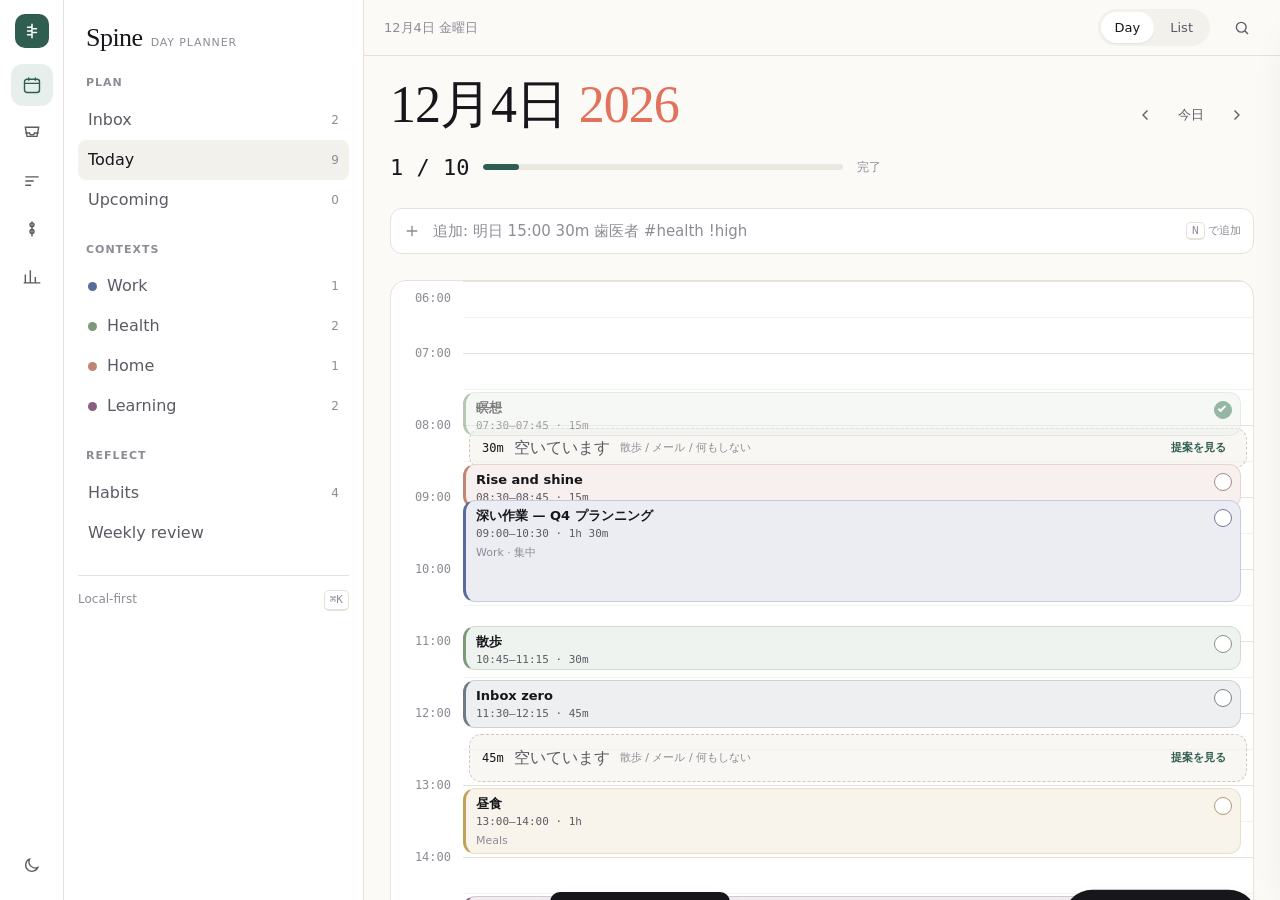
<file: demo/index.html>
<!doctype html>
<html lang="ja" data-theme="light">
<head>
<meta charset="utf-8" />
<meta name="viewport" content="width=device-width, initial-scale=1" />
<title>Spine — a calm, time-aware todo app</title>
<link rel="stylesheet" href="../design/tokens.css" />
<style>
  *, *::before, *::after { box-sizing: border-box; }
  html, body { height: 100%; }
  body {
    margin: 0;
    background: var(--color-bg);
    color: var(--color-ink);
    font-family: var(--font-sans);
    font-size: var(--text-body);
    line-height: var(--leading-body);
    -webkit-font-smoothing: antialiased;
  }
  button, input { font: inherit; color: inherit; }
  button { cursor: pointer; background: none; border: 0; }
  :focus-visible { outline: none; box-shadow: 0 0 0 3px var(--color-focus); border-radius: 8px; }

  .app {
    display: grid;
    grid-template-columns: var(--rail) var(--sidebar) minmax(0, 1fr);
    height: 100vh;
    overflow: hidden;
  }

  /* ---------- rail ---------- */
  .rail {
    border-right: 1px solid var(--color-line);
    display: flex;
    flex-direction: column;
    align-items: center;
    gap: 6px;
    padding: 14px 0;
    background: var(--color-surface);
  }
  .rail .mark {
    width: 34px; height: 34px; border-radius: 10px;
    background: var(--color-primary);
    display: grid; place-items: center;
    color: var(--color-primary-ink);
    margin-bottom: 10px;
  }
  .rail button {
    width: 42px; height: 42px; border-radius: 12px;
    display: grid; place-items: center;
    color: var(--color-ink-2);
    transition: background var(--dur-fast) var(--ease), color var(--dur-fast) var(--ease);
  }
  .rail button:hover { background: var(--color-surface-2); color: var(--color-ink); }
  .rail button[aria-current="page"] { background: var(--color-primary-soft); color: var(--color-primary); }
  .rail .spacer { flex: 1; }

  /* ---------- sidebar ---------- */
  .sidebar {
    border-right: 1px solid var(--color-line);
    background: var(--color-surface);
    padding: 18px 14px;
    overflow-y: auto;
  }
  .brand {
    display: flex; align-items: baseline; gap: 8px;
    padding: 0 8px 18px;
  }
  .brand b {
    font-family: var(--font-display);
    font-size: 26px; font-weight: 400; letter-spacing: -0.02em;
  }
  .brand span { font-size: 11px; color: var(--color-ink-3); letter-spacing: .08em; text-transform: uppercase; }

  .nav-group { margin-bottom: 22px; }
  .nav-group h2 {
    font-size: 11px; letter-spacing: .09em; text-transform: uppercase;
    color: var(--color-ink-3); font-weight: 600;
    margin: 0 8px 8px;
  }
  .nav-item {
    display: flex; align-items: center; gap: 10px;
    width: 100%; padding: 8px 10px; border-radius: 8px;
    color: var(--color-ink-2); text-align: left;
    transition: background var(--dur-fast) var(--ease), color var(--dur-fast) var(--ease);
  }
  .nav-item:hover { background: var(--color-surface-2); color: var(--color-ink); }
  .nav-item[aria-current="page"] { background: var(--color-surface-2); color: var(--color-ink); font-weight: 500; }
  .nav-item .count { margin-left: auto; font-size: 12px; color: var(--color-ink-3); font-variant-numeric: tabular-nums; }
  .dot { width: 8px; height: 8px; border-radius: 50%; background: var(--cat, var(--color-ink-3)); flex: none; }
  .nav-item .dot { width: 9px; height: 9px; }

  .side-foot {
    border-top: 1px solid var(--color-line);
    padding-top: 14px;
    font-size: 12px; color: var(--color-ink-3);
    display: flex; justify-content: space-between; gap: 8px;
  }

  /* ---------- main ---------- */
  .main { display: flex; flex-direction: column; min-width: 0; overflow: hidden; }
  .topbar {
    height: var(--header);
    flex: none;
    display: flex; align-items: center; gap: 14px;
    padding: 0 20px;
    border-bottom: 1px solid var(--color-line);
    background: var(--color-bg);
  }
  .topbar .today-label { font-size: 13px; color: var(--color-ink-3); }
  .viewswitch {
    margin-left: auto;
    display: flex; padding: 3px; gap: 2px;
    background: var(--color-surface-2);
    border-radius: var(--radius-pill);
  }
  .viewswitch button {
    padding: 6px 14px; border-radius: var(--radius-pill);
    font-size: 13px; color: var(--color-ink-2);
    transition: background var(--dur-fast) var(--ease), color var(--dur-fast) var(--ease);
  }
  .viewswitch button[aria-pressed="true"] {
    background: var(--color-surface); color: var(--color-ink);
    box-shadow: var(--shadow-1);
  }
  .icon-btn {
    width: 36px; height: 36px; border-radius: 10px;
    display: grid; place-items: center; color: var(--color-ink-2);
  }
  .icon-btn:hover { background: var(--color-surface-2); color: var(--color-ink); }
  .kbd {
    font-family: var(--font-mono); font-size: 11px;
    border: 1px solid var(--color-line); border-bottom-width: 2px;
    border-radius: 5px; padding: 1px 5px; color: var(--color-ink-3);
  }

  .scroll { overflow-y: auto; padding: 22px 26px 120px; }

  /* ---------- day head ---------- */
  .dayhead { display: flex; align-items: flex-end; gap: 24px; flex-wrap: wrap; margin-bottom: 18px; }
  .date {
    font-family: var(--font-display);
    font-size: clamp(32px, 4.2vw, 52px);
    line-height: 1.05; letter-spacing: -0.02em; font-weight: 400;
    margin: 0;
  }
  .date .year { color: var(--color-accent); }
  .daynav { display: flex; gap: 6px; margin-left: auto; align-items: center; }
  .daynav .today { font-size: 13px; color: var(--color-ink-2); padding: 0 8px; }

  .progress { display: flex; align-items: center; gap: 14px; margin: 0 0 24px; }
  .progress .num {
    font-family: var(--font-mono); font-variant-numeric: tabular-nums;
    font-size: 22px; font-weight: 500;
  }
  .progress .bar { flex: 1; height: 6px; border-radius: 99px; background: var(--color-surface-3); overflow: hidden; max-width: 360px; }
  .progress .bar i { display: block; height: 100%; background: var(--color-primary); border-radius: inherit; transition: width var(--dur-base) var(--ease); }
  .progress .meta { font-size: 12px; color: var(--color-ink-3); }

  /* ---------- quick add ---------- */
  .quickadd {
    display: flex; align-items: center; gap: 10px;
    background: var(--color-surface);
    border: 1px solid var(--color-line);
    border-radius: var(--radius-md);
    padding: 10px 12px;
    margin-bottom: 26px;
    transition: border-color var(--dur-fast) var(--ease), box-shadow var(--dur-fast) var(--ease);
  }
  .quickadd:focus-within { border-color: var(--color-primary); box-shadow: 0 0 0 3px var(--color-focus); }
  .quickadd .plus { color: var(--color-ink-3); display: grid; place-items: center; }
  .quickadd input {
    flex: 1; border: 0; background: none; outline: none;
    font-size: 15px; min-width: 0;
  }
  .quickadd input::placeholder { color: var(--color-ink-3); }
  .quickadd .hint { font-size: 11px; color: var(--color-ink-3); white-space: nowrap; }

  /* ---------- timeline ---------- */
  .board { display: grid; grid-template-columns: minmax(0, 1fr); gap: 28px; }
  .timeline {
    position: relative;
    border: 1px solid var(--color-line);
    border-radius: var(--radius-lg);
    background: var(--color-surface);
    overflow: hidden;
  }
  .tl-inner { position: relative; margin-left: var(--time-gutter); }
  .hour-line {
    position: absolute; left: 0; right: 0; height: 1px;
    background: var(--color-line);
  }
  .hour-label {
    position: absolute; left: calc(var(--time-gutter) * -1); width: calc(var(--time-gutter) - 12px);
    text-align: right; transform: translateY(-50%);
    font-family: var(--font-mono); font-size: 12px; color: var(--color-ink-3);
    font-variant-numeric: tabular-nums;
  }
  .now {
    position: absolute; left: 0; right: 0; height: 2px;
    background: var(--color-accent); z-index: 3;
  }
  .now::before {
    content: ""; position: absolute; left: -5px; top: -4px;
    width: 10px; height: 10px; border-radius: 50%; background: var(--color-accent);
  }
  .now-label {
    position: absolute; left: calc(var(--time-gutter) * -1); width: calc(var(--time-gutter) - 12px);
    text-align: right; transform: translateY(-50%);
    font-family: var(--font-mono); font-size: 11px; font-weight: 600; color: var(--color-accent);
  }

  .block {
    position: absolute;
    border-radius: var(--radius-md);
    border: 1px solid color-mix(in srgb, var(--cat) 26%, transparent);
    border-left: 3px solid var(--cat);
    background: color-mix(in srgb, var(--cat) 12%, var(--color-surface));
    padding: 7px 10px;
    display: flex; flex-direction: column; gap: 2px;
    min-height: 44px;
    cursor: pointer;
    transition: transform var(--dur-fast) var(--ease), box-shadow var(--dur-fast) var(--ease), opacity var(--dur-fast) var(--ease);
    z-index: 2;
    overflow: hidden;
  }
  .block:hover { box-shadow: var(--shadow-2); transform: translateY(-1px); z-index: 4; }
  .block .bt { font-size: 13px; font-weight: 600; line-height: 1.25; }
  .block .bm { font-family: var(--font-mono); font-size: 11px; color: var(--color-ink-2); font-variant-numeric: tabular-nums; }
  .block .bsub { font-size: 11px; color: var(--color-ink-3); }
  .block[data-done="true"] { opacity: .55; }
  .block[data-done="true"] .bt { text-decoration: line-through; }
  .block .ring {
    position: absolute; right: 8px; top: 8px;
    width: 18px; height: 18px; border-radius: 50%;
    border: 1.6px solid color-mix(in srgb, var(--cat) 60%, var(--color-ink-3));
    background: var(--color-surface);
  }
  .block[data-done="true"] .ring {
    background: var(--color-success); border-color: var(--color-success);
  }
  .block[data-done="true"] .ring::after {
    content: ""; position: absolute; left: 5px; top: 2px;
    width: 4px; height: 8px; border: solid #fff; border-width: 0 2px 2px 0;
    transform: rotate(45deg);
  }

  .freeslot {
    position: absolute; left: 6px; right: 6px;
    border: 1px dashed var(--color-line-strong);
    border-radius: var(--radius-md);
    display: flex; align-items: center; gap: 10px;
    padding: 8px 12px;
    color: var(--color-ink-2);
    background: color-mix(in srgb, var(--color-surface-2) 55%, transparent);
  }
  .freeslot b { font-family: var(--font-mono); font-size: 12px; font-weight: 500; color: var(--color-ink); }
  .freeslot .sugg { font-size: 11px; color: var(--color-ink-3); }
  .freeslot button {
    margin-left: auto; font-size: 11px; font-weight: 600;
    color: var(--color-primary); padding: 4px 8px; border-radius: 6px;
  }
  .freeslot button:hover { background: var(--color-primary-soft); }

  /* ---------- unscheduled ---------- */
  .lane {
    border: 1px solid var(--color-line);
    border-radius: var(--radius-md);
    background: var(--color-surface);
    padding: 12px 14px;
  }
  .lane h3 { margin: 0 0 10px; font-size: 12px; letter-spacing: .06em; text-transform: uppercase; color: var(--color-ink-3); }
  .chips { display: flex; flex-wrap: wrap; gap: 8px; }
  .chip {
    display: inline-flex; align-items: center; gap: 7px;
    border: 1px solid var(--color-line);
    background: var(--color-bg);
    border-radius: var(--radius-pill);
    padding: 6px 10px 6px 8px;
    font-size: 12px;
  }
  .chip:hover { border-color: var(--color-line-strong); }
  .chip .dot { width: 7px; height: 7px; }
  .chip .go { font-size: 10px; color: var(--color-primary); font-weight: 700; }

  /* ---------- list view ---------- */
  .list { display: none; }
  .app[data-view="list"] .board { display: none; }
  .app[data-view="list"] .list { display: block; }
  .lgroup { margin-bottom: 24px; }
  .lgroup h3 {
    display: flex; align-items: center; gap: 8px;
    font-size: 12px; text-transform: uppercase; letter-spacing: .07em;
    color: var(--color-ink-3); margin: 0 0 8px;
  }
  .row {
    display: grid;
    grid-template-columns: 24px minmax(0, 1fr) auto auto auto;
    align-items: center; gap: 12px;
    padding: 10px 12px;
    border-radius: 10px;
    border: 1px solid transparent;
    transition: background var(--dur-fast) var(--ease), border-color var(--dur-fast) var(--ease);
  }
  .row:hover { background: var(--color-surface); border-color: var(--color-line); }
  .row .title { font-size: 15px; font-weight: 500; }
  .row[data-done="true"] .title { color: var(--color-ink-3); text-decoration: line-through; font-weight: 400; }
  .row .time { font-family: var(--font-mono); font-size: 12px; color: var(--color-ink-3); font-variant-numeric: tabular-nums; }
  .row .ctxt { display: flex; align-items: center; gap: 6px; font-size: 12px; color: var(--color-ink-2); }
  .row .energy { display: flex; gap: 2px; }
  .row .energy i { width: 3px; height: 10px; border-radius: 2px; background: var(--color-line-strong); }
  .row .energy i.on { background: var(--color-primary); }

  .check {
    width: 24px; height: 24px; border-radius: 50%;
    border: 1.6px solid var(--color-ink-3);
    display: grid; place-items: center;
    flex: none;
    transition: background var(--dur-fast) var(--ease), border-color var(--dur-fast) var(--ease), transform var(--dur-fast) var(--ease);
  }
  .check:hover { background: var(--color-surface-2); }
  .check[aria-checked="true"] { background: var(--color-success); border-color: var(--color-success); transform: scale(.94); }
  .check svg { opacity: 0; color: #fff; }
  .check[aria-checked="true"] svg { opacity: 1; }

  /* ---------- drawer ---------- */
  .drawer {
    position: fixed; top: 0; right: 0; bottom: 0;
    width: min(var(--drawer), 92vw);
    background: var(--color-surface);
    border-left: 1px solid var(--color-line);
    box-shadow: var(--shadow-3);
    transform: translateX(102%);
    transition: transform var(--dur-base) var(--ease);
    z-index: 40;
    display: flex; flex-direction: column;
  }
  .drawer[data-open="true"] { transform: none; }
  .drawer header {
    height: var(--header); display: flex; align-items: center; gap: 8px;
    padding: 0 12px; border-bottom: 1px solid var(--color-line);
  }
  .drawer header .grow { flex: 1; }
  .drawer .body { padding: 20px; overflow-y: auto; }
  .drawer h2 { font-family: var(--font-display); font-weight: 400; font-size: 30px; line-height: 1.15; margin: 0 0 16px; letter-spacing: -.02em; }
  .field { margin-bottom: 16px; }
  .field label { display: block; font-size: 11px; letter-spacing: .06em; text-transform: uppercase; color: var(--color-ink-3); margin-bottom: 6px; }
  .field .val { font-size: 14px; }
  .tag { display: inline-flex; align-items: center; gap: 6px; padding: 4px 9px; border-radius: 99px; background: var(--color-surface-2); font-size: 12px; }
  .danger { color: var(--color-danger); font-size: 13px; padding: 8px 0; }
  .scrim { position: fixed; inset: 0; background: rgba(20,20,22,.28); opacity: 0; pointer-events: none; transition: opacity var(--dur-base) var(--ease); z-index: 30; }
  .scrim[data-open="true"] { opacity: 1; pointer-events: auto; }

  /* ---------- focus timer ---------- */
  .timer {
    position: fixed; right: 22px; bottom: 22px; z-index: 25;
    display: flex; align-items: center; gap: 12px;
    padding: 10px 14px;
    border-radius: var(--radius-pill);
    background: var(--color-ink); color: var(--color-bg);
    box-shadow: var(--shadow-2);
    transform: translateY(120%);
    transition: transform var(--dur-base) var(--ease);
  }
  .timer[data-open="true"] { transform: none; }
  .timer .dial { width: 26px; height: 26px; }
  .timer .tnum { font-family: var(--font-mono); font-size: 15px; font-variant-numeric: tabular-nums; }
  .timer .tlabel { font-size: 11px; opacity: .7; max-width: 140px; overflow: hidden; text-overflow: ellipsis; white-space: nowrap; }
  .timer button { width: 30px; height: 30px; border-radius: 50%; display: grid; place-items: center; color: inherit; }
  .timer button:hover { background: rgba(255,255,255,.14); }

  /* ---------- toast ---------- */
  .toast {
    position: fixed; left: 50%; bottom: 24px; transform: translate(-50%, 140%);
    background: var(--color-ink); color: var(--color-bg);
    padding: 10px 14px; border-radius: 10px;
    display: flex; align-items: center; gap: 14px;
    font-size: 13px; z-index: 50;
    transition: transform var(--dur-base) var(--ease);
    box-shadow: var(--shadow-2);
  }
  .toast[data-open="true"] { transform: translate(-50%, 0); }
  .toast button { color: var(--color-accent); font-weight: 700; font-size: 12px; }

  /* ---------- responsive ---------- */
  @media (max-width: 1279px) {
    .app { grid-template-columns: var(--rail) 260px minmax(0, 1fr); }
  }
  @media (max-width: 1023px) {
    .app { grid-template-columns: var(--rail) minmax(0, 1fr); }
    .sidebar { position: fixed; left: var(--rail); top: 0; bottom: 0; width: 280px; z-index: 35; transform: translateX(-110%); transition: transform var(--dur-base) var(--ease); }
    .sidebar[data-open="true"] { transform: none; }
  }
  @media (max-width: 767px) {
    .app { grid-template-columns: minmax(0, 1fr); }
    .rail { display: none; }
    .sidebar { left: 0; }
    .scroll { padding: 16px 14px 120px; }
    :root { --time-gutter: 52px; --hour: 64px; }
    .quickadd .hint { display: none; }
    .topbar { padding: 0 12px; gap: 8px; }
    .viewswitch button { padding: 6px 10px; }
    .dayhead { gap: 10px; }
    .date { font-size: 34px; }
  }
  @media (prefers-reduced-motion: reduce) {
    * { transition-duration: 1ms !important; animation-duration: 1ms !important; }
  }
</style>
</head>
<body>
<div class="app" id="app" data-view="day">

  <!-- rail -->
  <nav class="rail" aria-label="Primary">
    <div class="mark" aria-hidden="true">
      <svg width="18" height="18" viewBox="0 0 24 24" fill="none" stroke="currentColor" stroke-width="2" stroke-linecap="round">
        <path d="M12 3v18M6 7h5M6 12h5M6 17h5M14 9h4M14 14h4"/>
      </svg>
    </div>
    <button data-nav="today" aria-current="page" aria-label="Today">
      <svg width="20" height="20" viewBox="0 0 24 24" fill="none" stroke="currentColor" stroke-width="1.7"><rect x="3" y="5" width="18" height="16" rx="3"/><path d="M8 3v4M16 3v4M3 10h18"/></svg>
    </button>
    <button data-nav="inbox" aria-label="Inbox">
      <svg width="20" height="20" viewBox="0 0 24 24" fill="none" stroke="currentColor" stroke-width="1.7"><path d="M4 5h16l-2 11H6L4 5Z"/><path d="M4 12h5l1 2h4l1-2h5"/></svg>
    </button>
    <button data-nav="upcoming" aria-label="Upcoming">
      <svg width="20" height="20" viewBox="0 0 24 24" fill="none" stroke="currentColor" stroke-width="1.7"><path d="M4 7h16M4 12h10M4 17h7"/></svg>
    </button>
    <button data-nav="habits" aria-label="Habits">
      <svg width="20" height="20" viewBox="0 0 24 24" fill="none" stroke="currentColor" stroke-width="1.7"><path d="M12 3v18"/><circle cx="12" cy="7" r="2.4"/><circle cx="12" cy="15" r="2.4"/></svg>
    </button>
    <button data-nav="review" aria-label="Weekly review">
      <svg width="20" height="20" viewBox="0 0 24 24" fill="none" stroke="currentColor" stroke-width="1.7"><path d="M4 19V9M10 19V4M16 19v-7M22 19H2"/></svg>
    </button>
    <div class="spacer"></div>
    <button id="themeBtn" aria-label="Toggle theme">
      <svg width="19" height="19" viewBox="0 0 24 24" fill="none" stroke="currentColor" stroke-width="1.7"><path d="M20 14.5A8 8 0 0 1 9.5 4 8 8 0 1 0 20 14.5Z"/></svg>
    </button>
  </nav>

  <!-- sidebar -->
  <aside class="sidebar" id="sidebar" aria-label="Workspace">
    <div class="brand"><b>Spine</b><span>day planner</span></div>

    <div class="nav-group">
      <h2>Plan</h2>
      <button class="nav-item" data-nav="inbox"><span>Inbox</span><span class="count" id="countInbox">0</span></button>
      <button class="nav-item" aria-current="page" data-nav="today"><span>Today</span><span class="count" id="countToday">0</span></button>
      <button class="nav-item" data-nav="upcoming"><span>Upcoming</span><span class="count" id="countUpcoming">0</span></button>
    </div>

    <div class="nav-group">
      <h2>Contexts</h2>
      <button class="nav-item" data-context="indigo"><span class="dot" style="--cat: var(--cat-indigo)"></span><span>Work</span><span class="count" data-ctx-count="indigo">0</span></button>
      <button class="nav-item" data-context="sage"><span class="dot" style="--cat: var(--cat-sage)"></span><span>Health</span><span class="count" data-ctx-count="sage">0</span></button>
      <button class="nav-item" data-context="clay"><span class="dot" style="--cat: var(--cat-clay)"></span><span>Home</span><span class="count" data-ctx-count="clay">0</span></button>
      <button class="nav-item" data-context="plum"><span class="dot" style="--cat: var(--cat-plum)"></span><span>Learning</span><span class="count" data-ctx-count="plum">0</span></button>
    </div>

    <div class="nav-group">
      <h2>Reflect</h2>
      <button class="nav-item" data-nav="habits"><span>Habits</span><span class="count">4</span></button>
      <button class="nav-item" data-nav="review"><span>Weekly review</span></button>
    </div>

    <div class="side-foot">
      <span>Local-first</span>
      <span class="kbd">⌘K</span>
    </div>
  </aside>

  <!-- main -->
  <main class="main">
    <div class="topbar">
      <span class="today-label" id="todayLabel">Today</span>
      <button class="icon-btn" id="menuBtn" aria-label="Open sidebar" style="display:none">
        <svg width="20" height="20" viewBox="0 0 24 24" fill="none" stroke="currentColor" stroke-width="1.8"><path d="M4 7h16M4 12h16M4 17h16"/></svg>
      </button>
      <div class="viewswitch" role="group" aria-label="View">
        <button data-view="day" aria-pressed="true">Day</button>
        <button data-view="list" aria-pressed="false">List</button>
      </div>
      <button class="icon-btn" id="searchBtn" aria-label="Search">
        <svg width="18" height="18" viewBox="0 0 24 24" fill="none" stroke="currentColor" stroke-width="1.8"><circle cx="11" cy="11" r="6.5"/><path d="m16 16 4 4"/></svg>
      </button>
    </div>

    <div class="scroll" id="scroll">
      <div class="dayhead">
        <h1 class="date" id="dateTitle">10月25日 <span class="year">2026</span></h1>
        <div class="daynav">
          <button class="icon-btn" id="prevDay" aria-label="Previous day">
            <svg width="18" height="18" viewBox="0 0 24 24" fill="none" stroke="currentColor" stroke-width="1.8"><path d="m14 6-6 6 6 6"/></svg>
          </button>
          <button class="today">今日</button>
          <button class="icon-btn" id="nextDay" aria-label="Next day">
            <svg width="18" height="18" viewBox="0 0 24 24" fill="none" stroke="currentColor" stroke-width="1.8"><path d="m10 6 6 6-6 6"/></svg>
          </button>
        </div>
      </div>

      <div class="progress" aria-label="Today's progress">
        <span class="num" id="progressNum">0 / 0</span>
        <div class="bar"><i id="progressBar" style="width:0%"></i></div>
        <span class="meta" id="progressMeta">完了</span>
      </div>

      <form class="quickadd" id="quickAdd">
        <span class="plus" aria-hidden="true">
          <svg width="18" height="18" viewBox="0 0 24 24" fill="none" stroke="currentColor" stroke-width="1.8"><path d="M12 5v14M5 12h14"/></svg>
        </span>
        <input id="quickInput" autocomplete="off" aria-label="Add a task"
               placeholder="追加: 明日 15:00 30m 歯医者 #health !high" />
        <span class="hint"><span class="kbd">N</span> で追加</span>
      </form>

      <div class="board">
        <div class="timeline" id="timeline" aria-label="Day timeline"></div>
        <div class="lane" id="unscheduledLane">
          <h3>未計画</h3>
          <div class="chips" id="unscheduled"></div>
        </div>
      </div>

      <div class="list" id="list"></div>
    </div>
  </main>
</div>

<div class="scrim" id="scrim"></div>

<aside class="drawer" id="drawer" aria-label="Task details" aria-hidden="true">
  <header>
    <span class="grow"></span>
    <button class="icon-btn" id="closeDrawer" aria-label="Close">
      <svg width="18" height="18" viewBox="0 0 24 24" fill="none" stroke="currentColor" stroke-width="1.8"><path d="M6 6l12 12M18 6 6 18"/></svg>
    </button>
  </header>
  <div class="body">
    <h2 id="dTitle">Task</h2>
    <div class="field"><label>When</label><div class="val" id="dWhen">—</div></div>
    <div class="field"><label>Context</label><div class="val" id="dCtx">—</div></div>
    <div class="field"><label>Energy</label><div class="val" id="dEnergy">—</div></div>
    <div class="field"><label>Notes</label><div class="val" id="dNotes" style="color:var(--color-ink-2)">—</div></div>
    <button class="danger" id="deleteTask">タスクを削除</button>
  </div>
</aside>

<div class="timer" id="timer" data-open="false">
  <svg class="dial" viewBox="0 0 36 36" aria-hidden="true">
    <circle cx="18" cy="18" r="15" fill="none" stroke="rgba(255,255,255,.18)" stroke-width="3"/>
    <circle id="dialArc" cx="18" cy="18" r="15" fill="none" stroke="var(--color-accent)" stroke-width="3"
            stroke-linecap="round" stroke-dasharray="94.2" stroke-dashoffset="0" transform="rotate(-90 18 18)"/>
  </svg>
  <div>
    <div class="tnum" id="timerNum">25:00</div>
    <div class="tlabel" id="timerLabel">Focus</div>
  </div>
  <button id="timerToggle" aria-label="Pause">
    <svg width="16" height="16" viewBox="0 0 24 24" fill="currentColor"><rect x="6" y="5" width="4" height="14" rx="1"/><rect x="14" y="5" width="4" height="14" rx="1"/></svg>
  </button>
  <button id="timerClose" aria-label="Stop timer">
    <svg width="14" height="14" viewBox="0 0 24 24" fill="currentColor"><rect x="6" y="6" width="12" height="12" rx="2"/></svg>
  </button>
</div>

<div class="toast" id="toast" role="status" aria-live="polite">
  <span id="toastMsg">完了しました</span>
  <button id="undoBtn">元に戻す</button>
</div>

<script>
const $ = (s, r = document) => r.querySelector(s);
const $$ = (s, r = document) => [...r.querySelectorAll(s)];
const pad = (n) => String(n).padStart(2, "0");
const DAY_START = 6 * 60;
const DAY_END = 19 * 60;
const HOUR = () => parseInt(getComputedStyle(document.documentElement).getPropertyValue("--hour"), 10) || 72;

const CONTEXTS = {
  indigo: { name: "Work", color: "var(--cat-indigo)" },
  sage:   { name: "Health", color: "var(--cat-sage)" },
  clay:   { name: "Home", color: "var(--cat-clay)" },
  plum:   { name: "Learning", color: "var(--cat-plum)" },
  mustard:{ name: "Meals", color: "var(--cat-mustard)" },
  slate:  { name: "Admin", color: "var(--cat-slate)" },
};

const seed = [
  { id: "t1", title: "瞑想", start: 7 * 60 + 30, duration: 15, ctx: "sage", done: true, energy: "low" },
  { id: "t2", title: "Rise and shine", start: 8 * 60 + 30, duration: 15, ctx: "clay", done: false, energy: "low" },
  { id: "t3", title: "深い作業 — Q4 プランニング", start: 9 * 60, duration: 90, ctx: "indigo", done: false, energy: "high", notes: "通知を切る。資料は事前に読む。" },
  { id: "t4", title: "散歩", start: 10 * 60 + 45, duration: 30, ctx: "sage", done: false, energy: "low" },
  { id: "t5", title: "Inbox zero", start: 11 * 60 + 30, duration: 45, ctx: "slate", done: false, energy: "medium" },
  { id: "t6", title: "昼食", start: 13 * 60, duration: 60, ctx: "mustard", done: false, energy: "low" },
  { id: "t7", title: "デザインレビュー", start: 14 * 60 + 30, duration: 90, ctx: "plum", done: false, energy: "high" },
  { id: "t8", title: "明日の準備", start: 16 * 60 + 15, duration: 30, ctx: "sage", done: false, energy: "medium" },
  { id: "t9", title: "請求書を送る", ctx: "slate", done: false, energy: "medium" },
  { id: "t10", title: "読みたい記事を3本選ぶ", ctx: "plum", done: false, energy: "low" },
];

let state = {
  tasks: load() || seed,
  view: "day",
  selected: null,
  theme: localStorage.getItem("spine-theme") || "light",
  timer: null,
  undo: null,
};

function load() {
  try { return JSON.parse(localStorage.getItem("spine-tasks")); } catch { return null; }
}
function save() {
  localStorage.setItem("spine-tasks", JSON.stringify(state.tasks));
}

/* ---------- time helpers ---------- */
function fmt(mins) {
  const m = ((mins % 1440) + 1440) % 1440;
  return `${pad(Math.floor(m / 60))}:${pad(m % 60)}`;
}
function durLabel(d) {
  const h = Math.floor(d / 60), m = d % 60;
  return h && m ? `${h}h ${m}m` : h ? `${h}h` : `${m}m`;
}
function topFor(mins) { return (mins - DAY_START) * (HOUR() / 60); }

/* ---------- layout: lanes ---------- */
function layout(tasks) {
  const sorted = [...tasks].sort((a, b) => a.start - b.start || b.duration - a.duration);
  const lanes = [];
  return sorted.map((t) => {
    let lane = 0;
    while (lanes[lane] !== undefined && lanes[lane] > t.start) lane++;
    lanes[lane] = t.start + t.duration;
    return { ...t, lane };
  });
}

/* ---------- render ---------- */
function render() {
  document.documentElement.dataset.theme = state.theme;
  localStorage.setItem("spine-theme", state.theme);
  $("#app").dataset.view = state.view;
  $$(".viewswitch button").forEach((b) => b.setAttribute("aria-pressed", String(b.dataset.view === state.view)));

  const d = new Date();
  const dateLabel = `${d.getMonth() + 1}月${d.getDate()}日 <span class="year">${d.getFullYear()}</span>`;
  $("#dateTitle").innerHTML = dateLabel;
  const weekday = d.toLocaleDateString("ja-JP", { weekday: "long" });
  $("#todayLabel").textContent = `${d.getMonth() + 1}月${d.getDate()}日 ${weekday}`;

  const today = state.tasks.filter((t) => !t.day);
  const done = today.filter((t) => t.done).length;
  $("#progressNum").textContent = `${done} / ${today.length}`;
  $("#progressBar").style.width = today.length ? `${(done / today.length) * 100}%` : "0%";
  $("#progressMeta").textContent = done === today.length && today.length ? "全部完了。おつかれさま。" : "完了";

  $("#countToday").textContent = today.filter((t) => !t.done).length;
  $("#countInbox").textContent = today.filter((t) => t.start == null).length;
  $("#countUpcoming").textContent = state.tasks.filter((t) => t.day).length;
  Object.keys(CONTEXTS).forEach((k) => {
    const el = document.querySelector(`[data-ctx-count="${k}"]`);
    if (el) el.textContent = today.filter((t) => t.ctx === k && !t.done).length;
  });

  renderTimeline();
  renderUnscheduled();
  renderList();
}

function renderTimeline() {
  const el = $("#timeline");
  const hourPx = HOUR();
  const height = ((DAY_END - DAY_START) / 60) * hourPx;
  el.style.height = `${height}px`;
  el.innerHTML = `<div class="tl-inner" style="height:${height}px"></div>`;
  const inner = $(".tl-inner", el);

  for (let m = DAY_START; m <= DAY_END; m += 60) {
    const y = topFor(m);
    const line = document.createElement("div");
    line.className = "hour-line";
    line.style.top = `${y}px`;
    inner.appendChild(line);

    const label = document.createElement("div");
    label.className = "hour-label";
    label.style.top = `${y}px`;
    if (m === DAY_START) { label.style.top = `${y + 8}px`; label.style.transform = "none"; }
    label.textContent = fmt(m);
    inner.appendChild(label);

    if (m < DAY_END) {
      const half = document.createElement("div");
      half.className = "hour-line";
      half.style.top = `${y + hourPx / 2}px`;
      half.style.opacity = ".45";
      inner.appendChild(half);
    }
  }

  const now = new Date();
  const nowMin = now.getHours() * 60 + now.getMinutes();
  if (nowMin > DAY_START && nowMin < DAY_END) {
    const n = document.createElement("div");
    n.className = "now";
    n.style.top = `${topFor(nowMin)}px`;
    const nl = document.createElement("div");
    nl.className = "now-label";
    nl.style.top = `${topFor(nowMin)}px`;
    nl.textContent = fmt(nowMin);
    inner.appendChild(nl);
    inner.appendChild(n);
  }

  const scheduled = state.tasks.filter((t) => !t.day && t.start != null);
  const laid = layout(scheduled);
  const lanes = Math.max(1, ...laid.map((t) => t.lane + 1));

  for (const t of laid) {
    const b = document.createElement("div");
    b.className = "block";
    b.tabIndex = 0;
    b.setAttribute("role", "button");
    b.dataset.done = String(!!t.done);
    b.style.setProperty("--cat", CONTEXTS[t.ctx]?.color || "var(--cat-slate)");
    b.style.top = `${topFor(t.start) + 3}px`;
    b.style.height = `${Math.max(44, t.duration * (hourPx / 60)) - 6}px`;
    const width = 100 / lanes;
    b.style.left = `${t.lane * width}%`;
    b.style.width = `calc(${width}% - 12px)`;
    b.setAttribute("aria-label", `${fmt(t.start)} ${t.title} ${durLabel(t.duration)}${t.done ? " 完了" : ""}`);
    b.innerHTML = `
      <div class="ring" aria-hidden="true"></div>
      <div class="bt">${escapeHtml(t.title)}</div>
      <div class="bm">${fmt(t.start)}–${fmt(t.start + t.duration)} · ${durLabel(t.duration)}</div>
      ${t.duration >= 45 ? `<div class="bsub">${CONTEXTS[t.ctx]?.name || ""}${t.energy === "high" ? " · 集中" : ""}</div>` : ""}
    `;
    b.addEventListener("click", () => toggle(t.id));
    b.addEventListener("keydown", (e) => {
      if (e.key === "Enter" || e.key === " ") { e.preventDefault(); toggle(t.id); }
    });
    b.addEventListener("contextmenu", (e) => { e.preventDefault(); openDrawer(t.id); });
    inner.appendChild(b);
  }

  // free slots (>= 30 min) inside 08:00-18:00
  const windowStart = 8 * 60, windowEnd = 18 * 60;
  const busy = scheduled.filter((t) => !t.done).sort((a, b) => a.start - b.start);
  let cursor = windowStart;
  const slots = [];
  for (const t of busy) {
    if (t.start > cursor && t.start - cursor >= 30) slots.push([cursor, Math.min(t.start, windowEnd)]);
    cursor = Math.max(cursor, t.start + t.duration);
  }
  if (windowEnd - cursor >= 30) slots.push([cursor, windowEnd]);

  for (const [s, e] of slots.slice(0, 2)) {
    const d = document.createElement("div");
    d.className = "freeslot";
    d.style.top = `${topFor(s) + 3}px`;
    d.style.height = `${Math.max(40, (e - s) * (hourPx / 60) - 6)}px`;
    d.innerHTML = `<b>${durLabel(e - s)}</b><span>空いています</span><span class="sugg">散歩 / メール / 何もしない</span><button type="button">提案を見る</button>`;
    d.querySelector("button").addEventListener("click", () => {
      addTask({ title: "散歩", start: s, duration: Math.min(30, e - s), ctx: "sage", energy: "low" });
      toast("散歩を追加しました");
    });
    inner.appendChild(d);
  }
}

function renderUnscheduled() {
  const box = $("#unscheduled");
  const items = state.tasks.filter((t) => !t.day && t.start == null);
  box.innerHTML = "";
  if (!items.length) {
    box.innerHTML = `<span style="font-size:12px;color:var(--color-ink-3)">未計画のタスクはありません</span>`;
    return;
  }
  for (const t of items) {
    const b = document.createElement("button");
    b.className = "chip";
    b.innerHTML = `<span class="dot" style="--cat:${CONTEXTS[t.ctx]?.color || "var(--color-ink-3)"}"></span>
      <span>${escapeHtml(t.title)}</span><span class="go">今日へ</span>`;
    b.addEventListener("click", () => scheduleNext(t.id));
    box.appendChild(b);
  }
}

function renderList() {
  const el = $("#list");
  const groups = {};
  for (const t of state.tasks.filter((x) => !x.day)) (groups[t.ctx || "slate"] ||= []).push(t);
  el.innerHTML = "";
  for (const [ctx, items] of Object.entries(groups)) {
    const g = document.createElement("div");
    g.className = "lgroup";
    g.innerHTML = `<h3><span class="dot" style="--cat:${CONTEXTS[ctx]?.color}"></span>${CONTEXTS[ctx]?.name || ctx}</h3>`;
    for (const t of items) {
      const row = document.createElement("div");
      row.className = "row";
      row.dataset.done = String(!!t.done);
      row.innerHTML = `
        <button class="check" role="checkbox" aria-checked="${!!t.done}" aria-label="${escapeHtml(t.title)}">
          <svg width="12" height="12" viewBox="0 0 24 24" fill="none" stroke="currentColor" stroke-width="3"><path d="m5 13 4 4L19 7"/></svg>
        </button>
        <span class="title">${escapeHtml(t.title)}</span>
        <span class="time">${t.start != null ? `${fmt(t.start)} · ${durLabel(t.duration)}` : "未計画"}</span>
        <span class="ctxt"><span class="dot" style="--cat:${CONTEXTS[t.ctx]?.color}"></span>${CONTEXTS[t.ctx]?.name || ""}</span>
        <span class="energy" aria-hidden="true">
          <i class="${t.energy !== "low" ? "on" : ""}"></i>
          <i class="${t.energy === "high" ? "on" : ""}"></i>
        </span>`;
      row.querySelector(".check").addEventListener("click", () => toggle(t.id));
      row.querySelector(".title").addEventListener("click", () => openDrawer(t.id));
      g.appendChild(row);
    }
    el.appendChild(g);
  }
}

/* ---------- actions ---------- */
function toggle(id) {
  const t = state.tasks.find((x) => x.id === id);
  if (!t) return;
  const prev = t.done;
  t.done = !t.done;
  save(); render();
  state.undo = { id, prev, at: Date.now() };
  toast(t.done ? "完了しました" : "未完了に戻しました");
}

function addTask(partial) {
  const t = {
    id: `t${Date.now()}`,
    title: partial.title || "Untitled",
    start: partial.start ?? null,
    duration: partial.duration ?? 30,
    ctx: partial.ctx || "slate",
    day: partial.day || 0,
    done: false,
    energy: partial.energy || "medium",
    notes: partial.notes || "",
  };
  state.tasks.push(t);
  save(); render();
  return t;
}

function scheduleNext(id) {
  const t = state.tasks.find((x) => x.id === id);
  if (!t) return;
  const busy = state.tasks.filter((x) => !x.day && x.start != null).sort((a, b) => a.start - b.start);
  let cursor = 8 * 60;
  for (const b of busy) {
    if (b.start - cursor >= (t.duration || 30)) break;
    cursor = Math.max(cursor, b.start + b.duration);
  }
  t.start = Math.min(cursor, 18 * 60);
  if (t.duration == null) t.duration = 30;
  save(); render();
  toast(`「${t.title}」を ${fmt(t.start)} に配置しました`);
}

function deleteTask(id) {
  state.tasks = state.tasks.filter((t) => t.id !== id);
  save(); render(); closeDrawer();
  toast("削除しました");
}

/* ---------- quick add parser ---------- */
function parseQuick(raw) {
  let s = ` ${raw} `;
  let start = null, duration = null, ctx = null, energy = null;
  const d = new Date();
  let dayOffset = 0;

  if (/明日|tomorrow/i.test(s)) { dayOffset = 1; s = s.replace(/明日|tomorrow/gi, " "); }
  else if (/今日|today/i.test(s)) { s = s.replace(/今日|today/gi, " "); }

  const tm = s.match(/\b(\d{1,2}):(\d{2})\b/);
  if (tm) {
    start = (+tm[1]) * 60 + (+tm[2]);
    s = s.replace(tm[0], " ");
  }
  const tm2 = s.match(/(\d{1,2})時/);
  if (!tm && tm2) { start = (+tm2[1]) * 60; s = s.replace(tm2[0], " "); }

  const dm = s.match(/\b(\d+)\s*(h|m|分)\b/gi);
  if (dm) {
    duration = 0;
    for (const part of dm) {
      const m = part.match(/(\d+)\s*(h|m|分)/i);
      duration += m[2].toLowerCase() === "h" ? (+m[1]) * 60 : (+m[1]);
      s = s.replace(part, " ");
    }
  }
  const dm2 = s.match(/\b(\d+)h(\d+)\b/);
  if (!duration && dm2) { duration = (+dm2[1]) * 60 + (+dm2[2]); s = s.replace(dm2[0], " "); }

  s = s.replace(/#([\w-]+)/g, (_, tag) => {
    const map = { work: "indigo", health: "sage", home: "clay", learn: "plum", food: "mustard", admin: "slate" };
    ctx = map[tag.toLowerCase()] || "slate";
    return " ";
  });
  s = s.replace(/!(high|med|medium|low)/gi, (_, p) => {
    energy = p.toLowerCase() === "high" ? "high" : p.toLowerCase() === "low" ? "low" : "medium";
    return " ";
  });

  const title = s.replace(/\s+/g, " ").trim();
  return { title, start, duration, ctx, energy, dayOffset };
}

$("#quickAdd").addEventListener("submit", (e) => {
  e.preventDefault();
  const input = $("#quickInput");
  const raw = input.value.trim();
  if (!raw) return;
  const p = parseQuick(raw);
  if (!p.title) return;
  const t = addTask({
    title: p.title,
    start: p.start,
    duration: p.duration || 30,
    ctx: p.ctx || "slate",
    energy: p.energy || "medium",
    day: p.dayOffset || 0,
  });
  input.value = "";
  toast(t.day ? `明日に追加: ${t.title}` : `追加: ${t.title}${t.start != null ? " · " + fmt(t.start) : "（未計画）"}`);
});

/* ---------- drawer ---------- */
function openDrawer(id) {
  const t = state.tasks.find((x) => x.id === id);
  if (!t) return;
  state.selected = id;
  $("#dTitle").textContent = t.title;
  $("#dWhen").textContent = t.start != null ? `${fmt(t.start)}–${fmt(t.start + t.duration)}（${durLabel(t.duration)}）` : "未計画";
  $("#dCtx").innerHTML = `<span class="tag"><span class="dot" style="--cat:${CONTEXTS[t.ctx]?.color}"></span>${CONTEXTS[t.ctx]?.name || ""}</span>`;
  $("#dEnergy").textContent = t.energy === "high" ? "高" : t.energy === "low" ? "低" : "中";
  $("#dNotes").textContent = t.notes || "—";
  $("#drawer").dataset.open = "true";
  $("#drawer").setAttribute("aria-hidden", "false");
  $("#scrim").dataset.open = "true";
  $("#closeDrawer").focus();
}
function closeDrawer() {
  $("#drawer").dataset.open = "false";
  $("#drawer").setAttribute("aria-hidden", "true");
  $("#scrim").dataset.open = "false";
  state.selected = null;
}
$("#closeDrawer").addEventListener("click", closeDrawer);
$("#scrim").addEventListener("click", closeDrawer);
$("#deleteTask").addEventListener("click", () => state.selected && deleteTask(state.selected));

/* ---------- toast / undo ---------- */
let toastTimer;
function toast(msg) {
  $("#toastMsg").textContent = msg;
  $("#toast").dataset.open = "true";
  clearTimeout(toastTimer);
  toastTimer = setTimeout(() => { $("#toast").dataset.open = "false"; }, 5000);
}
$("#undoBtn").addEventListener("click", () => {
  if (!state.undo) return;
  const t = state.tasks.find((x) => x.id === state.undo.id);
  if (t) { t.done = state.undo.prev; save(); render(); }
  state.undo = null;
  $("#toastMsg").textContent = "元に戻しました";
  $("#toast").dataset.open = "false";
});

/* ---------- theme ---------- */
$("#themeBtn").addEventListener("click", () => {
  state.theme = state.theme === "light" ? "dark" : "light";
  render();
});

/* ---------- view switch ---------- */
$$(".viewswitch button").forEach((b) => b.addEventListener("click", () => { state.view = b.dataset.view; render(); }));

/* ---------- nav (demo: only Today works) ---------- */
$$("[data-nav]").forEach((b) => b.addEventListener("click", () => {
  if (b.dataset.nav === "today") {
    $$("[data-nav]").forEach((x) => x.removeAttribute("aria-current"));
    b.setAttribute("aria-current", "page");
    toast("Today（デモはこの画面のみ）");
  } else {
    toast(`${b.textContent.trim()} はデモに含まれていません`);
  }
}));

/* ---------- focus timer ---------- */
let timerState = { total: 25 * 60, left: 25 * 60, running: false, id: null, handle: null };
function startTimer(task) {
  clearInterval(timerState.handle);
  timerState = { total: task.duration * 60, left: task.duration * 60, running: true, id: task.id, handle: null };
  $("#timerLabel").textContent = task.title;
  $("#timer").dataset.open = "true";
  tick();
  timerState.handle = setInterval(tick, 1000);
}
function tick() {
  if (timerState.running) timerState.left = Math.max(0, timerState.left - 1);
  const m = Math.floor(timerState.left / 60), s = timerState.left % 60;
  $("#timerNum").textContent = `${pad(m)}:${pad(s)}`;
  const frac = timerState.total ? timerState.left / timerState.total : 0;
  $("#dialArc").setAttribute("stroke-dashoffset", String(94.2 * (1 - frac)));
  if (timerState.left === 0 && timerState.running) {
    timerState.running = false;
    toast("集中タイマーが終了しました");
  }
}
$("#timerToggle").addEventListener("click", () => {
  timerState.running = !timerState.running;
  $("#timerToggle").setAttribute("aria-label", timerState.running ? "Pause" : "Resume");
});
$("#timerClose").addEventListener("click", () => {
  clearInterval(timerState.handle);
  $("#timer").dataset.open = "false";
});

/* double-click a block opens detail; long-press alternative for touch */
document.addEventListener("dblclick", (e) => {
  const b = e.target.closest(".block");
  if (!b) return;
  const label = b.getAttribute("aria-label");
  const t = state.tasks.find((x) => label.includes(x.title));
  if (t) openDrawer(t.id);
});

/* ---------- keyboard ---------- */
document.addEventListener("keydown", (e) => {
  const typing = /INPUT|TEXTAREA/.test(document.activeElement?.tagName || "");
  if (e.key === "Escape") { closeDrawer(); return; }
  if (typing) return;
  if (e.key === "n" || e.key === "N") { e.preventDefault(); $("#quickInput").focus(); }
  if (e.key === "1") { state.view = "day"; render(); }
  if (e.key === "2") { state.view = "list"; render(); }
  if (e.key === "t" || e.key === "T") { $("#scroll").scrollTo({ top: 0, behavior: "smooth" }); }
  if ((e.metaKey || e.ctrlKey) && e.key.toLowerCase() === "k") {
    e.preventDefault();
    $("#quickInput").focus();
  }
});

/* ---------- mobile sidebar ---------- */
const mq = matchMedia("(max-width: 1023px)");
function syncMenu() {
  $("#menuBtn").style.display = mq.matches ? "grid" : "none";
  if (!mq.matches) $("#sidebar").dataset.open = "false";
}
mq.addEventListener("change", syncMenu);
syncMenu();
$("#menuBtn").addEventListener("click", () => {
  const s = $("#sidebar");
  s.dataset.open = s.dataset.open === "true" ? "false" : "true";
});

/* ---------- boot ---------- */
function escapeHtml(s) {
  return String(s).replace(/[&<>"']/g, (c) => ({ "&": "&amp;", "<": "&lt;", ">": "&gt;", '"': "&quot;", "'": "&#39;" }[c]));
}
render();
</script>
</body>
</html>
</file>
<file: design/tokens.css>
/* ==========================================================================
   Spine — design tokens
   Synthesized from the UI study in docs/06-synthesis.md
   ========================================================================== */

:root {
  color-scheme: light;

  /* Font */
  --font-display: Recoleta, Fraunces, Georgia, "Times New Roman", serif;
  --font-sans: Inter, system-ui, -apple-system, "Segoe UI", sans-serif;
  --font-mono: "JetBrains Mono", ui-monospace, SFMono-Regular, Menlo, monospace;

  /* Type scale */
  --text-display: 3.5rem;
  --text-h1: 2.5rem;
  --text-h2: 2rem;
  --text-h3: 1.5rem;
  --text-body: 1rem;
  --text-sm: 0.875rem;
  --text-xs: 0.75rem;

  --leading-display: 1.07;
  --leading-heading: 1.18;
  --leading-body: 1.5;

  --tracking-display: -0.02em;
  --tracking-heading: -0.01em;

  /* Space */
  --space-1: 4px;
  --space-2: 8px;
  --space-3: 12px;
  --space-4: 16px;
  --space-5: 24px;
  --space-6: 32px;
  --space-7: 48px;
  --space-8: 64px;
  --space-9: 96px;

  /* Radius */
  --radius-xs: 4px;
  --radius-sm: 8px;
  --radius-md: 12px;
  --radius-lg: 16px;
  --radius-xl: 24px;
  --radius-pill: 999px;

  /* Layout */
  --rail: 64px;
  --sidebar: 300px;
  --drawer: 380px;
  --header: 56px;
  --time-gutter: 72px;
  --hour: 72px;

  /* Motion */
  --ease: cubic-bezier(0.2, 0.8, 0.2, 1);
  --dur-instant: 80ms;
  --dur-fast: 120ms;
  --dur-base: 220ms;
  --dur-slow: 320ms;

  /* Category colors */
  --cat-indigo: #5a6b9b;
  --cat-sage: #7c9a78;
  --cat-clay: #c08573;
  --cat-plum: #8a5f7d;
  --cat-mustard: #c2a25a;
  --cat-slate: #6e7b85;
}

/* --------------------------------------------------------------------------
   Light theme
   -------------------------------------------------------------------------- */
[data-theme="light"],
:root {
  --color-bg: #fbfaf7;
  --color-surface: #ffffff;
  --color-surface-2: #f3f1ec;
  --color-surface-3: #eae7e0;

  --color-ink: #17161a;
  --color-ink-2: #5c5a63;
  --color-ink-3: #8e8b95;

  --color-line: #e6e2da;
  --color-line-strong: #cfc9be;

  --color-primary: #2f5d50;
  --color-primary-hover: #254b40;
  --color-primary-ink: #ffffff;
  --color-primary-soft: #e6efeb;

  --color-accent: #e2725b;
  --color-accent-soft: #fbeae6;

  --color-success: #3e7c59;
  --color-success-soft: #e6f0e9;
  --color-warning: #b4762a;
  --color-warning-soft: #f7eedf;
  --color-danger: #b3453a;
  --color-danger-soft: #f6e4e1;

  --color-focus: rgba(47, 93, 80, 0.35);

  --shadow-1: 0 1px 2px rgba(23, 22, 26, 0.06);
  --shadow-2: 0 8px 24px -8px rgba(23, 22, 26, 0.18);
  --shadow-3: 0 24px 48px -24px rgba(23, 22, 26, 0.28);
}

/* --------------------------------------------------------------------------
   Dark theme
   -------------------------------------------------------------------------- */
[data-theme="dark"] {
  color-scheme: dark;

  --color-bg: #141416;
  --color-surface: #1c1c20;
  --color-surface-2: #26262b;
  --color-surface-3: #303036;

  --color-ink: #f4f2ed;
  --color-ink-2: #b7b4be;
  --color-ink-3: #83808b;

  --color-line: #33333a;
  --color-line-strong: #4a4a53;

  --color-primary: #8fbfb0;
  --color-primary-hover: #a6cfc2;
  --color-primary-ink: #0f1a16;
  --color-primary-soft: #23332d;

  --color-accent: #f0937d;
  --color-accent-soft: #3a2723;

  --color-success: #7fbf95;
  --color-success-soft: #22322a;
  --color-warning: #e0b36a;
  --color-warning-soft: #332a1d;
  --color-danger: #e08a80;
  --color-danger-soft: #382321;

  --color-focus: rgba(143, 191, 176, 0.45);

  --shadow-1: 0 1px 2px rgba(0, 0, 0, 0.4);
  --shadow-2: 0 8px 24px -8px rgba(0, 0, 0, 0.6);
  --shadow-3: 0 24px 48px -24px rgba(0, 0, 0, 0.7);
}

@media (prefers-color-scheme: dark) {
  :root:not([data-theme="light"]) {
    color-scheme: dark;
    --color-bg: #141416;
    --color-surface: #1c1c20;
    --color-surface-2: #26262b;
    --color-surface-3: #303036;
    --color-ink: #f4f2ed;
    --color-ink-2: #b7b4be;
    --color-ink-3: #83808b;
    --color-line: #33333a;
    --color-line-strong: #4a4a53;
    --color-primary: #8fbfb0;
    --color-primary-hover: #a6cfc2;
    --color-primary-ink: #0f1a16;
    --color-primary-soft: #23332d;
    --color-accent: #f0937d;
    --color-accent-soft: #3a2723;
    --color-success: #7fbf95;
    --color-success-soft: #22322a;
    --color-warning: #e0b36a;
    --color-warning-soft: #332a1d;
    --color-danger: #e08a80;
    --color-danger-soft: #382321;
    --color-focus: rgba(143, 191, 176, 0.45);
  }
}

@media (prefers-reduced-motion: reduce) {
  :root {
    --dur-instant: 0ms;
    --dur-fast: 0ms;
    --dur-base: 0ms;
    --dur-slow: 0ms;
  }
}

/* --------------------------------------------------------------------------
   Minimal semantic element styles
   -------------------------------------------------------------------------- */
.spine-type-display {
  font-family: var(--font-display);
  font-size: var(--text-display);
  line-height: var(--leading-display);
  letter-spacing: var(--tracking-display);
  font-weight: 400;
  color: var(--color-ink);
}

.spine-type-h1 {
  font-family: var(--font-display);
  font-size: var(--text-h1);
  line-height: 1.1;
  letter-spacing: var(--tracking-heading);
  font-weight: 400;
}

.spine-type-body {
  font-family: var(--font-sans);
  font-size: var(--text-body);
  line-height: var(--leading-body);
  color: var(--color-ink);
}

.spine-focusable:focus-visible {
  outline: none;
  box-shadow: 0 0 0 3px var(--color-focus);
  border-radius: var(--radius-sm);
}

.spine-nums {
  font-variant-numeric: tabular-nums;
  font-feature-settings: "tnum" 1;
}
</file>
